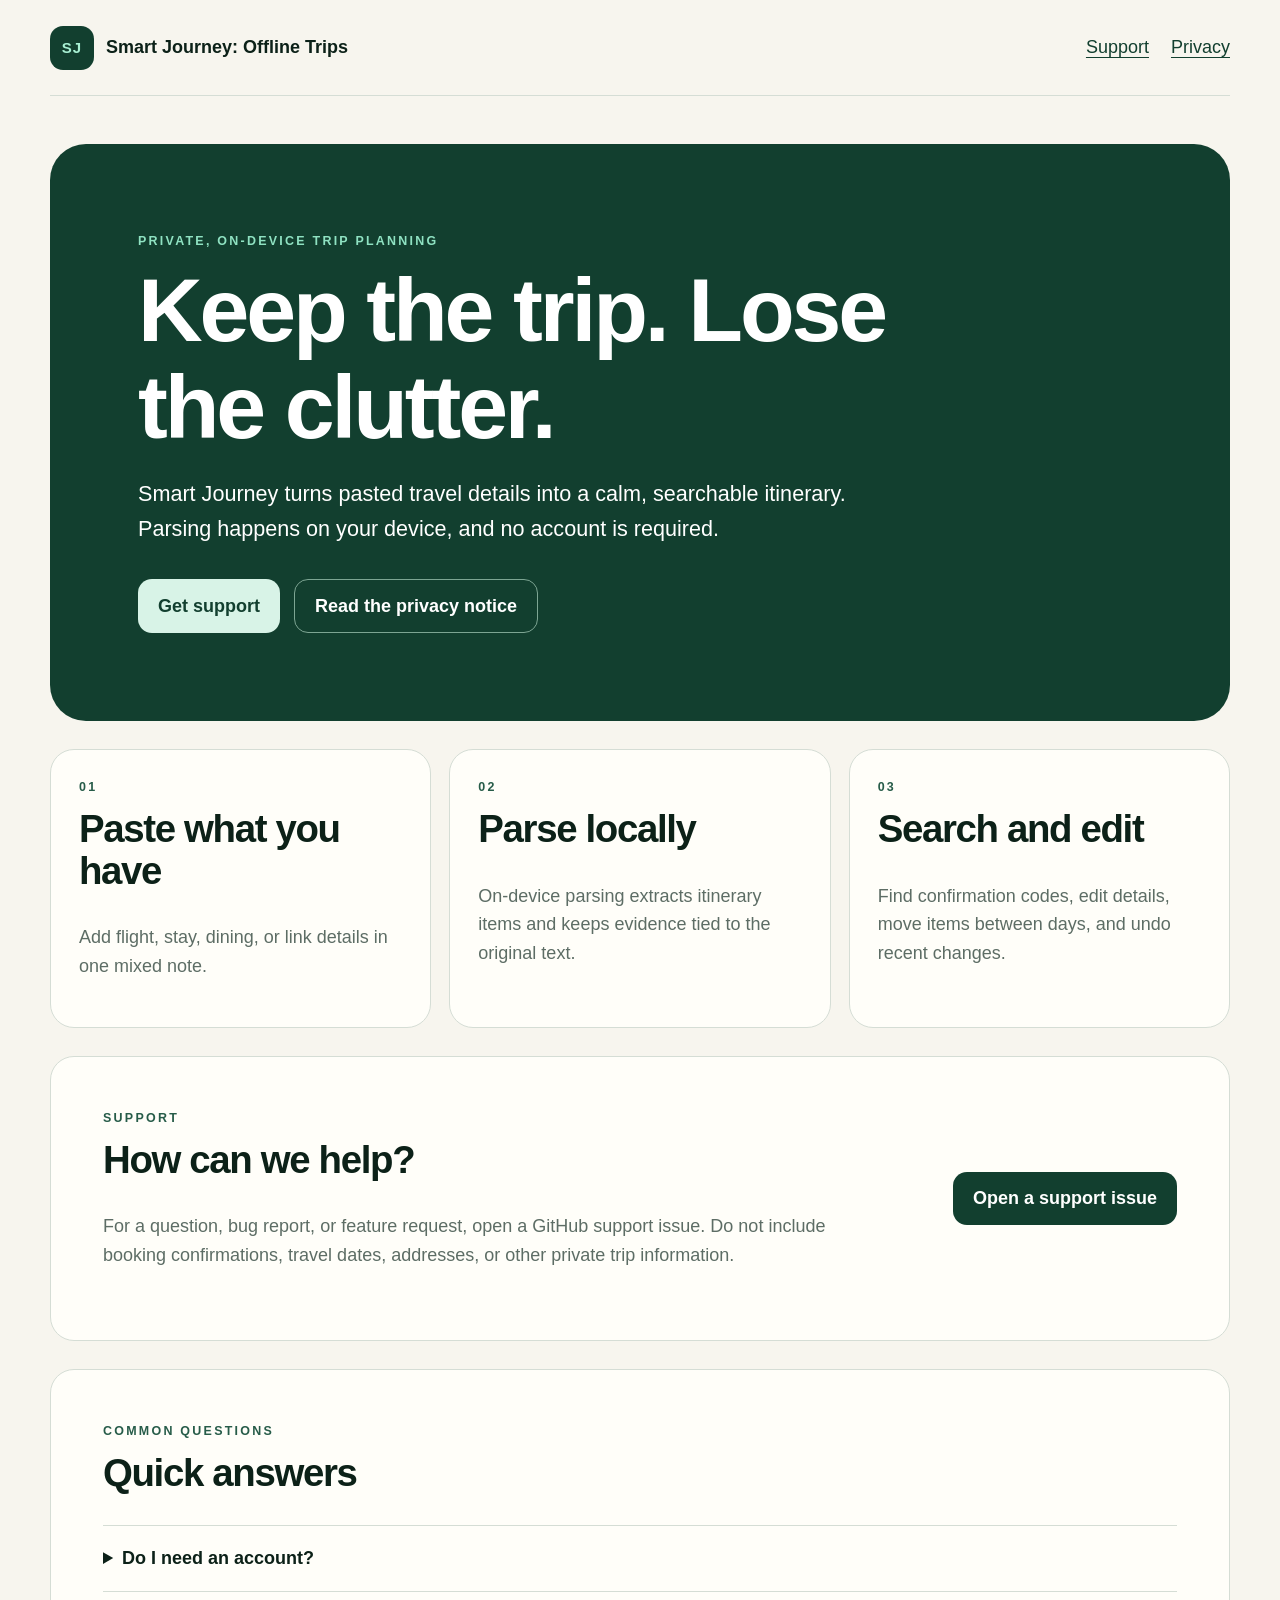
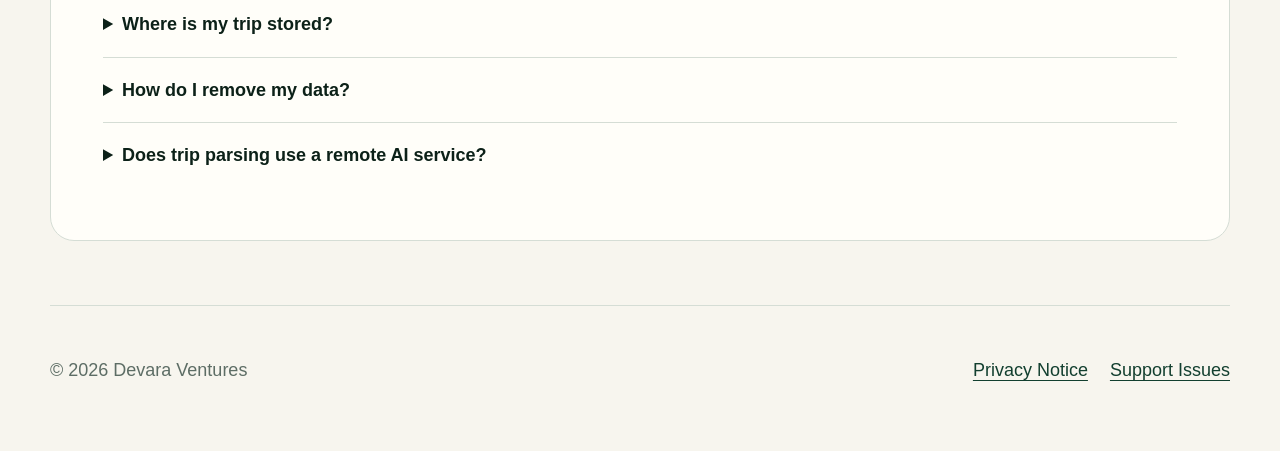
<file: index.html>
<!doctype html>
<html lang="en">
  <head>
    <meta charset="utf-8" />
    <meta name="viewport" content="width=device-width, initial-scale=1" />
    <meta name="description" content="Support for Smart Journey: Offline Trips, a private on-device trip planner." />
    <title>Smart Journey: Offline Trips — Support</title>
    <link rel="icon" href="icon.svg" type="image/svg+xml" />
    <link rel="stylesheet" href="styles.css" />
  </head>
  <body>
    <header class="site-header">
      <a class="brand" href="./" aria-label="Smart Journey support home">
        <span class="brand-mark" aria-hidden="true">SJ</span>
        <span>Smart Journey: Offline Trips</span>
      </a>
      <nav aria-label="Primary navigation">
        <a href="#support">Support</a>
        <a href="privacy.html">Privacy</a>
      </nav>
    </header>

    <main>
      <section class="hero">
        <p class="eyebrow">Private, on-device trip planning</p>
        <h1>Keep the trip. Lose the clutter.</h1>
        <p class="lede">
          Smart Journey turns pasted travel details into a calm, searchable itinerary. Parsing happens on your device, and no account is required.
        </p>
        <div class="actions">
          <a class="button primary" href="#support">Get support</a>
          <a class="button secondary" href="privacy.html">Read the privacy notice</a>
        </div>
      </section>

      <section class="grid" aria-label="Product highlights">
        <article>
          <p class="number">01</p>
          <h2>Paste what you have</h2>
          <p>Add flight, stay, dining, or link details in one mixed note.</p>
        </article>
        <article>
          <p class="number">02</p>
          <h2>Parse locally</h2>
          <p>On-device parsing extracts itinerary items and keeps evidence tied to the original text.</p>
        </article>
        <article>
          <p class="number">03</p>
          <h2>Search and edit</h2>
          <p>Find confirmation codes, edit details, move items between days, and undo recent changes.</p>
        </article>
      </section>

      <section id="support" class="support-card">
        <div>
          <p class="eyebrow">Support</p>
          <h2>How can we help?</h2>
          <p>
            For a question, bug report, or feature request, open a GitHub support issue. Do not include booking confirmations, travel dates, addresses, or other private trip information.
          </p>
        </div>
        <a class="button primary" href="https://github.com/ramsaijanapana/smart-journey-public/issues/new" rel="noreferrer">Open a support issue</a>
      </section>

      <section class="faq">
        <p class="eyebrow">Common questions</p>
        <h2>Quick answers</h2>
        <details>
          <summary>Do I need an account?</summary>
          <p>No. Smart Journey does not require sign-in.</p>
        </details>
        <details>
          <summary>Where is my trip stored?</summary>
          <p>Your trip workspace is stored on the device using the app’s local storage.</p>
        </details>
        <details>
          <summary>How do I remove my data?</summary>
          <p>Use <strong>Clear trip</strong> to remove the current trip workspace, or <strong>Delete all local data</strong> to remove the app’s local database files, keys, and cached artifacts from the device.</p>
        </details>
        <details>
          <summary>Does trip parsing use a remote AI service?</summary>
          <p>No. Trip parsing uses an embedded on-device model with deterministic extraction. There is no remote inference fallback for trip parsing.</p>
        </details>
      </section>
    </main>

    <footer>
      <p>© 2026 Devara Ventures</p>
      <div>
        <a href="privacy.html">Privacy Notice</a>
        <a href="https://github.com/ramsaijanapana/smart-journey-public/issues">Support Issues</a>
      </div>
    </footer>
  </body>
</html>
</file>
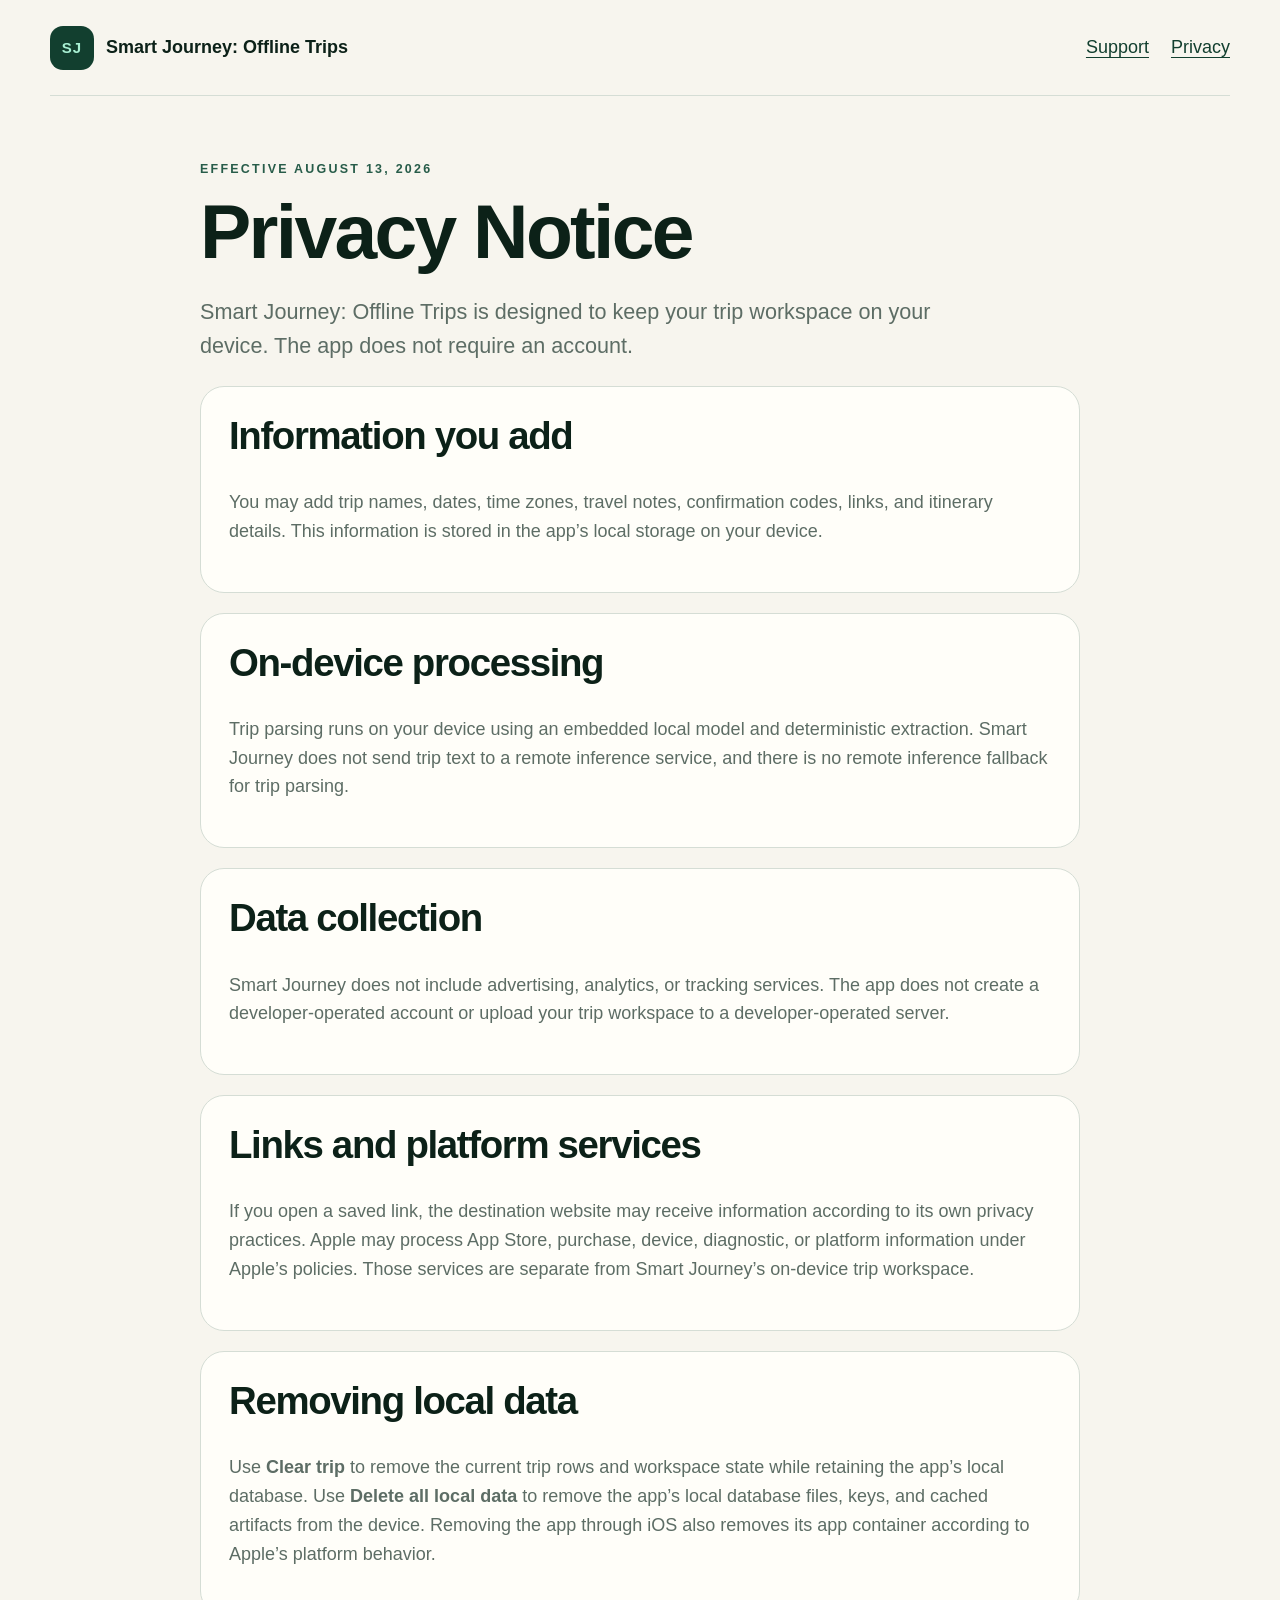
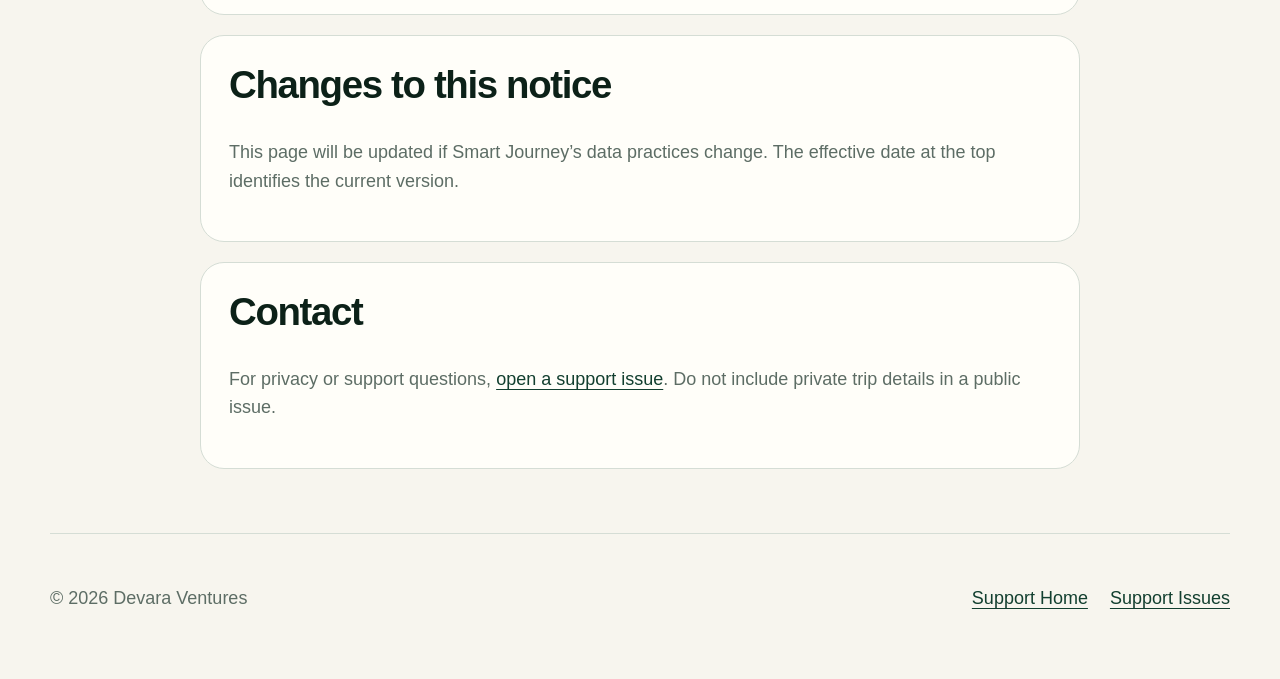
<file: privacy.html>
<!doctype html>
<html lang="en">
  <head>
    <meta charset="utf-8" />
    <meta name="viewport" content="width=device-width, initial-scale=1" />
    <meta name="description" content="Privacy notice for Smart Journey: Offline Trips." />
    <title>Privacy Notice — Smart Journey: Offline Trips</title>
    <link rel="icon" href="icon.svg" type="image/svg+xml" />
    <link rel="stylesheet" href="styles.css" />
  </head>
  <body>
    <header class="site-header">
      <a class="brand" href="./" aria-label="Smart Journey support home">
        <span class="brand-mark" aria-hidden="true">SJ</span>
        <span>Smart Journey: Offline Trips</span>
      </a>
      <nav aria-label="Primary navigation">
        <a href="index.html#support">Support</a>
        <a aria-current="page" href="privacy.html">Privacy</a>
      </nav>
    </header>

    <main class="policy">
      <p class="eyebrow">Effective August 13, 2026</p>
      <h1>Privacy Notice</h1>
      <p class="lede">
        Smart Journey: Offline Trips is designed to keep your trip workspace on your device. The app does not require an account.
      </p>

      <section>
        <h2>Information you add</h2>
        <p>
          You may add trip names, dates, time zones, travel notes, confirmation codes, links, and itinerary details. This information is stored in the app’s local storage on your device.
        </p>
      </section>

      <section>
        <h2>On-device processing</h2>
        <p>
          Trip parsing runs on your device using an embedded local model and deterministic extraction. Smart Journey does not send trip text to a remote inference service, and there is no remote inference fallback for trip parsing.
        </p>
      </section>

      <section>
        <h2>Data collection</h2>
        <p>
          Smart Journey does not include advertising, analytics, or tracking services. The app does not create a developer-operated account or upload your trip workspace to a developer-operated server.
        </p>
      </section>

      <section>
        <h2>Links and platform services</h2>
        <p>
          If you open a saved link, the destination website may receive information according to its own privacy practices. Apple may process App Store, purchase, device, diagnostic, or platform information under Apple’s policies. Those services are separate from Smart Journey’s on-device trip workspace.
        </p>
      </section>

      <section>
        <h2>Removing local data</h2>
        <p>
          Use <strong>Clear trip</strong> to remove the current trip rows and workspace state while retaining the app’s local database. Use <strong>Delete all local data</strong> to remove the app’s local database files, keys, and cached artifacts from the device. Removing the app through iOS also removes its app container according to Apple’s platform behavior.
        </p>
      </section>

      <section>
        <h2>Changes to this notice</h2>
        <p>
          This page will be updated if Smart Journey’s data practices change. The effective date at the top identifies the current version.
        </p>
      </section>

      <section>
        <h2>Contact</h2>
        <p>
          For privacy or support questions, <a href="https://github.com/ramsaijanapana/smart-journey-public/issues/new" rel="noreferrer">open a support issue</a>. Do not include private trip details in a public issue.
        </p>
      </section>
    </main>

    <footer>
      <p>© 2026 Devara Ventures</p>
      <div>
        <a href="./">Support Home</a>
        <a href="https://github.com/ramsaijanapana/smart-journey-public/issues">Support Issues</a>
      </div>
    </footer>
  </body>
</html>
</file>
<file: styles.css>
:root {
  color-scheme: light;
  --ink: #0c2118;
  --muted: #5d6d65;
  --paper: #f7f5ee;
  --card: #fffef9;
  --forest: #123f2f;
  --forest-soft: #275c49;
  --mint: #d8f3e7;
  --line: #d5ddd5;
  --warning: #f9ddd2;
  font-family: ui-sans-serif, -apple-system, BlinkMacSystemFont, "Segoe UI", sans-serif;
}

* {
  box-sizing: border-box;
}

html {
  scroll-behavior: smooth;
}

body {
  margin: 0;
  color: var(--ink);
  background: var(--paper);
  font-size: 18px;
  line-height: 1.6;
}

a {
  color: var(--forest);
  text-underline-offset: 0.2em;
}

a:focus-visible,
button:focus-visible,
summary:focus-visible {
  outline: 3px solid #0a7653;
  outline-offset: 4px;
}

.site-header,
footer {
  width: min(1180px, calc(100% - 40px));
  margin: 0 auto;
  display: flex;
  align-items: center;
  justify-content: space-between;
  gap: 24px;
}

.site-header {
  min-height: 96px;
  border-bottom: 1px solid var(--line);
}

.brand {
  display: inline-flex;
  align-items: center;
  gap: 12px;
  color: var(--ink);
  font-weight: 800;
  text-decoration: none;
}

.brand-mark {
  display: grid;
  width: 44px;
  height: 44px;
  place-items: center;
  border-radius: 13px;
  color: #a8f0d3;
  background: var(--forest);
  font-size: 15px;
  letter-spacing: 0.08em;
}

nav,
footer div {
  display: flex;
  gap: 22px;
}

main {
  width: min(1180px, calc(100% - 40px));
  margin: 0 auto;
}

.hero {
  margin: 48px 0 28px;
  padding: clamp(38px, 7vw, 88px);
  border-radius: 36px;
  color: white;
  background: var(--forest);
}

.eyebrow,
.number {
  margin: 0 0 10px;
  color: #8fe2c2;
  font-size: 0.78rem;
  font-weight: 900;
  letter-spacing: 0.18em;
  text-transform: uppercase;
}

h1,
h2 {
  margin-top: 0;
  line-height: 1.08;
  letter-spacing: -0.035em;
}

h1 {
  max-width: 800px;
  margin-bottom: 22px;
  font-size: clamp(2.8rem, 7vw, 6rem);
}

h2 {
  font-size: clamp(1.6rem, 3vw, 2.5rem);
}

.lede {
  max-width: 780px;
  color: inherit;
  font-size: clamp(1.1rem, 2vw, 1.35rem);
}

.actions {
  display: flex;
  flex-wrap: wrap;
  gap: 14px;
  margin-top: 32px;
}

.button {
  display: inline-flex;
  min-height: 52px;
  align-items: center;
  justify-content: center;
  padding: 12px 20px;
  border-radius: 14px;
  font-weight: 800;
  text-decoration: none;
}

.button.primary {
  color: var(--forest);
  background: var(--mint);
}

.button.secondary {
  color: white;
  border: 1px solid #7da593;
}

.grid {
  display: grid;
  grid-template-columns: repeat(3, 1fr);
  gap: 18px;
  margin: 28px 0;
}

.grid article,
.support-card,
.faq,
.policy section {
  border: 1px solid var(--line);
  border-radius: 24px;
  background: var(--card);
}

.grid article {
  padding: 28px;
}

.grid .number,
.support-card .eyebrow,
.faq .eyebrow,
.policy > .eyebrow {
  color: var(--forest-soft);
}

.grid p:last-child,
.support-card p,
.faq p,
.policy p {
  color: var(--muted);
}

.support-card {
  display: flex;
  align-items: center;
  justify-content: space-between;
  gap: 28px;
  padding: clamp(28px, 5vw, 52px);
}

.support-card div {
  max-width: 760px;
}

.support-card .button {
  flex: 0 0 auto;
  color: white;
  background: var(--forest);
}

.faq {
  margin: 28px 0 64px;
  padding: clamp(28px, 5vw, 52px);
}

details {
  border-top: 1px solid var(--line);
  padding: 18px 0;
}

summary {
  cursor: pointer;
  font-weight: 800;
}

.policy {
  max-width: 880px;
  padding: 64px 0;
}

.policy h1 {
  font-size: clamp(2.6rem, 6vw, 4.8rem);
}

.policy section {
  margin-top: 20px;
  padding: 28px;
}

footer {
  padding: 32px 0 48px;
  border-top: 1px solid var(--line);
  color: var(--muted);
}

@media (max-width: 760px) {
  body {
    font-size: 16px;
  }

  .site-header,
  footer,
  .support-card {
    align-items: flex-start;
    flex-direction: column;
  }

  .site-header {
    padding: 18px 0;
  }

  .grid {
    grid-template-columns: 1fr;
  }

  nav,
  footer div {
    flex-wrap: wrap;
  }
}

@media (prefers-reduced-motion: reduce) {
  html {
    scroll-behavior: auto;
  }
}
</file>
